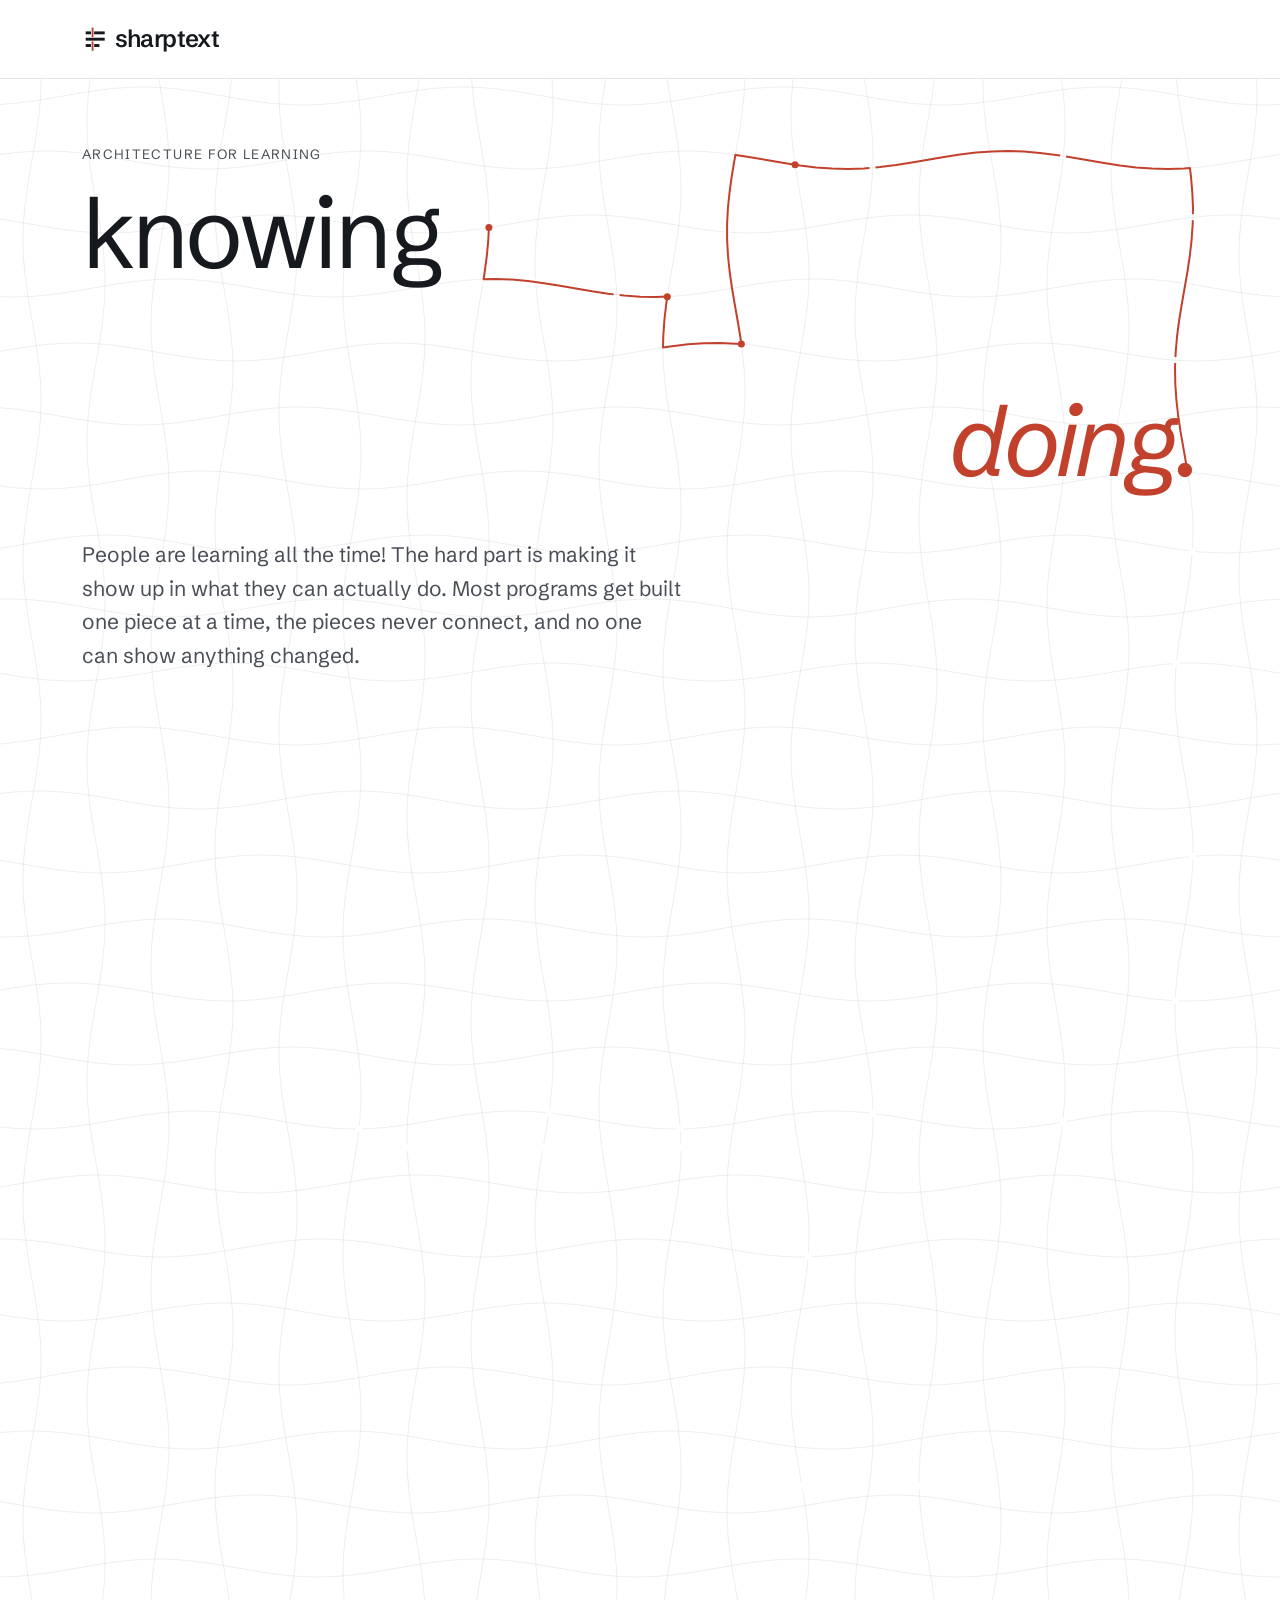
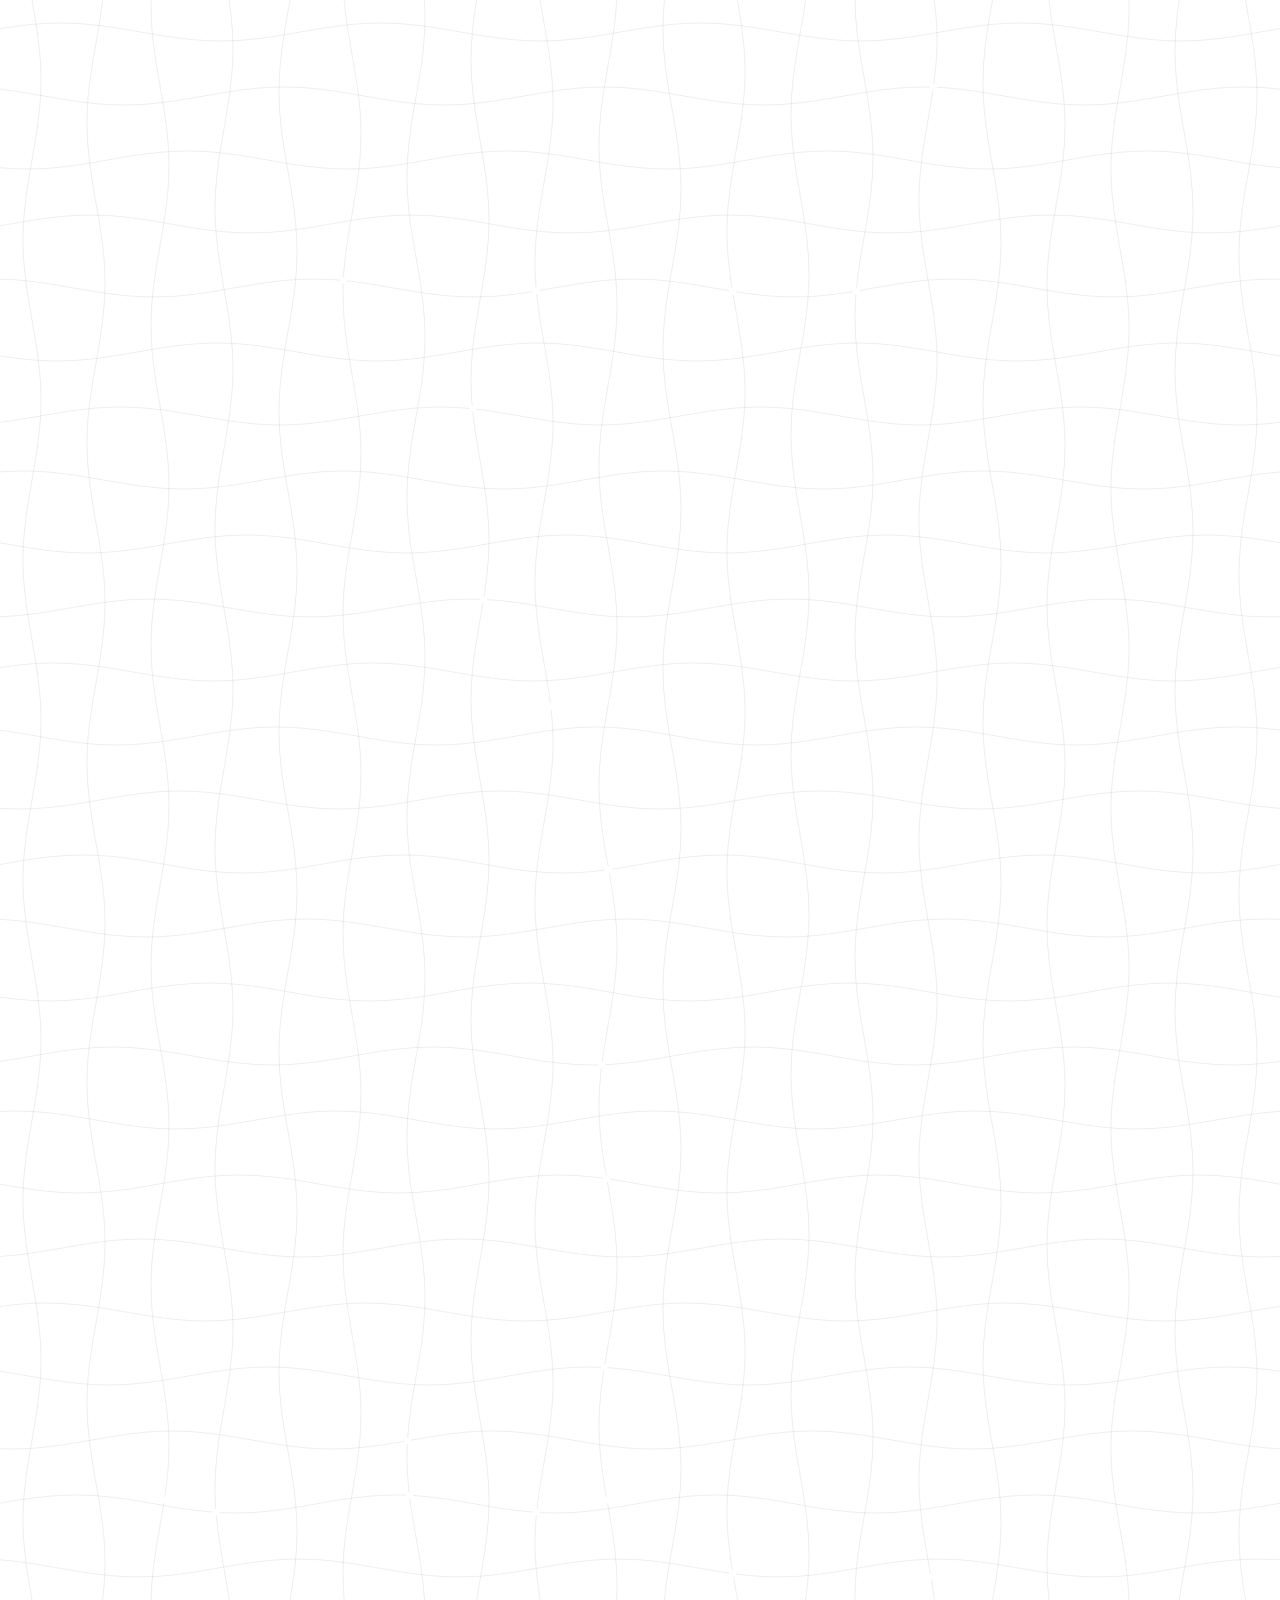
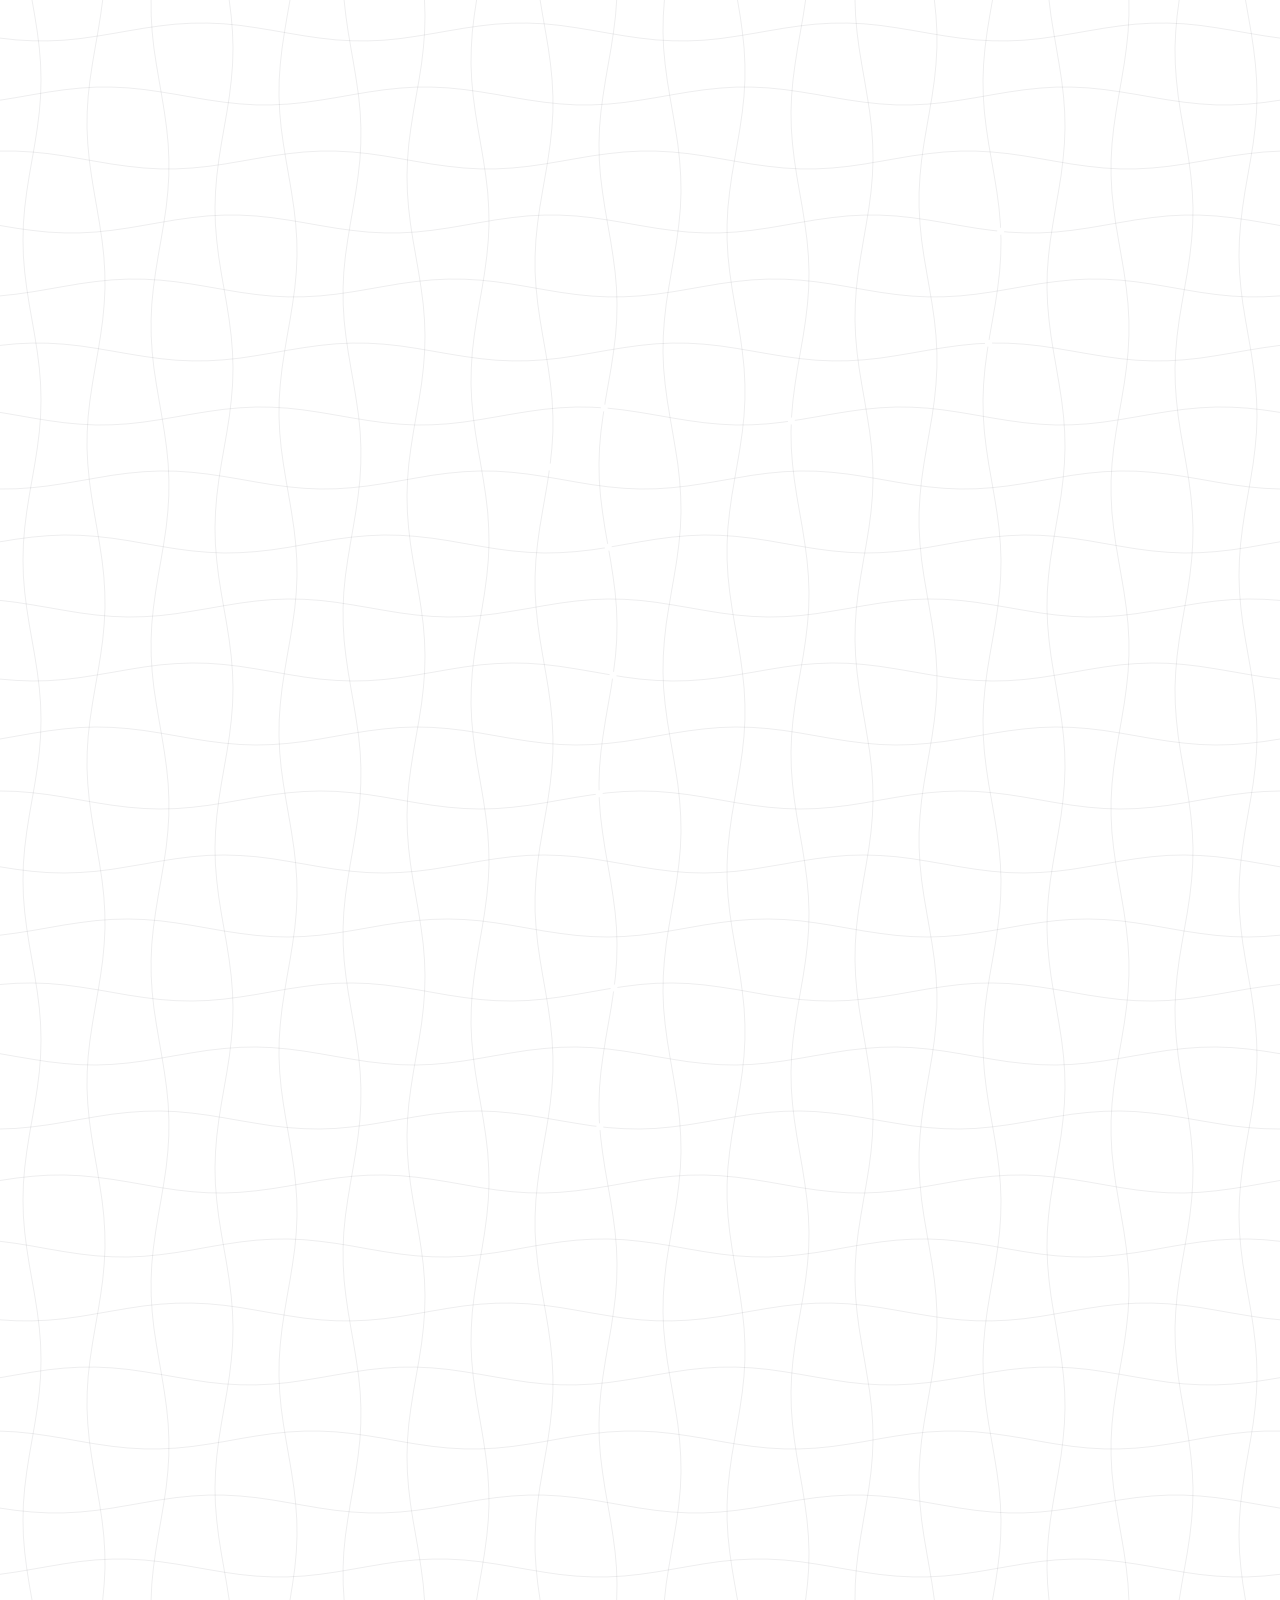
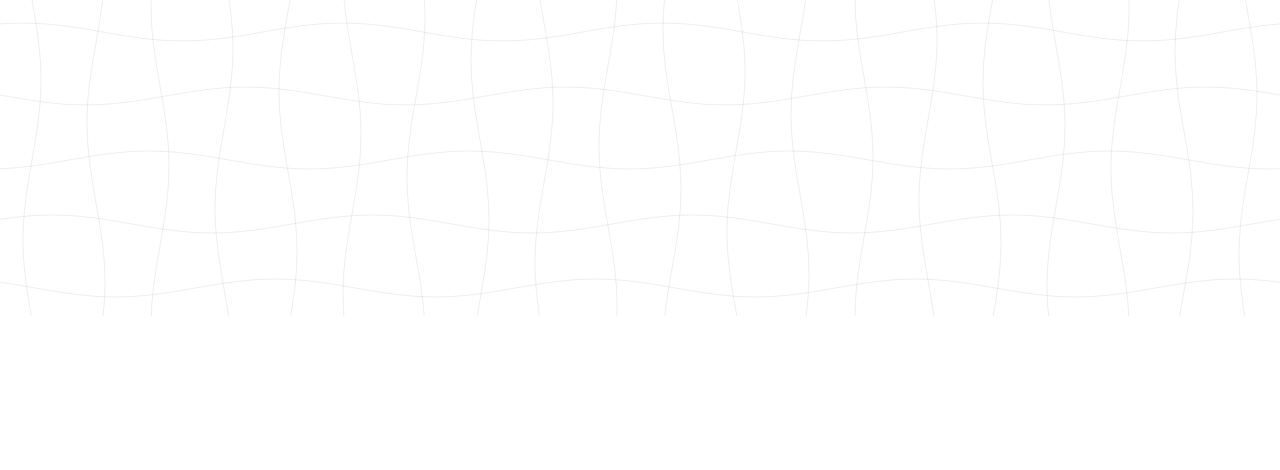
<file: index.html>
<!DOCTYPE html>
<html lang="en">
<head>
<meta charset="UTF-8">
<meta name="viewport" content="width=device-width, initial-scale=1.0">
<title>Sharptext: Architecture for learning</title>
<meta name="description" content="Sharptext is a learning architecture consultancy. We design how learning is structured and connected so it shows up in what people can actually do, with the evidence to prove it.">
<meta name="author" content="Sharptext">
<meta name="robots" content="index, follow">
<meta name="theme-color" content="#16191D">
<link rel="canonical" href="https://sharptext.org/">
    <!-- Google tag (gtag.js) -->
    <script async src="https://www.googletagmanager.com/gtag/js?id=G-4YLD39527L"></script>
    <script>
      window.dataLayer = window.dataLayer || [];
      function gtag(){dataLayer.push(arguments);}
      gtag('js', new Date());

      // Don't count page views from inside the intro comparison page (intro-lab.html)
      if (window.top === window.self) gtag('config', 'G-4YLD39527L');
    </script>

<!-- Icons & manifest -->
<link rel="icon" href="favicon.ico" sizes="32x32">
<link rel="icon" href="favicon.svg" type="image/svg+xml">
<link rel="apple-touch-icon" href="apple-touch-icon.png">
<link rel="manifest" href="site.webmanifest">

<!-- Social sharing (Open Graph + Twitter) -->
<meta property="og:title" content="Sharptext: Architecture for learning">
<meta property="og:description" content="We design how learning connects so it shows up in what people can do, with the evidence to prove it.">
<meta property="og:type" content="website">
<meta property="og:url" content="https://sharptext.org/">
<meta property="og:site_name" content="Sharptext">
<meta property="og:locale" content="en">
<meta property="og:image" content="https://sharptext.org/og-image.png">
<meta property="og:image:width" content="1200">
<meta property="og:image:height" content="630">
<meta property="og:image:alt" content="The Sharptext logo: three lines of text with a red thread woven through them, next to the word sharptext.">
<meta name="twitter:card" content="summary_large_image">
<meta name="twitter:title" content="Sharptext: Architecture for learning">
<meta name="twitter:description" content="We design how learning connects so it shows up in what people can do, with the evidence to prove it.">
<meta name="twitter:image" content="https://sharptext.org/og-image.png">
<meta name="twitter:image:alt" content="The Sharptext logo: three lines of text with a red thread woven through them, next to the word sharptext.">

<!-- Fonts: preconnect first, then the stylesheet. Edit the families below to change type. -->
<link rel="preconnect" href="https://fonts.googleapis.com">
<link rel="preconnect" href="https://fonts.gstatic.com" crossorigin>
<link href="https://fonts.googleapis.com/css2?family=Schibsted+Grotesk:ital,wght@0,400;0,600;1,400&display=swap" rel="stylesheet">

<!-- Logo component (<st-logo>) -->
<link rel="stylesheet" href="assets/brand/st-logo.css">
<script src="assets/brand/st-logo.js" defer></script>

<!-- Intro animation and woven background.
     Decides before first paint whether the intro plays (once per session) and which variant.
     DEFAULT_VARIANT is what visitors get: loom | warp | net-h | net-v, or 'random' to
     split visitors across all of them. ?intro=<variant> forces one. -->
<link rel="stylesheet" href="assets/brand/st-intro.css">
<script>
  (function () {
    var DEFAULT_VARIANT = 'net-h';
    var VARIANTS = ['loom', 'warp', 'net-h', 'net-v'];
    try {
      var d = document.documentElement, m = /[?&]intro(?:=([a-z-]+))?(?:&|$)/.exec(location.search);
      var seen = false, v = null;
      try { seen = !!sessionStorage.getItem('st-intro-seen'); v = sessionStorage.getItem('st-intro-variant'); } catch (e) {}
      var asked = m && m[1];
      if (asked === 'net') asked = 'net-h';
      if (asked && VARIANTS.indexOf(asked) > -1) v = asked;
      else if (m || !v) v = (asked === 'random') ? 'random' : DEFAULT_VARIANT;
      if (v === 'random') v = VARIANTS[Math.floor(Math.random() * VARIANTS.length)];
      if (VARIANTS.indexOf(v) < 0) v = DEFAULT_VARIANT;
      window.stIntroVariant = v;
      try { sessionStorage.setItem('st-intro-variant', v); } catch (e) {}
      var calm = window.matchMedia && matchMedia('(prefers-reduced-motion: reduce)').matches;
      // Hold the rest of the page back so the opening screen has the stage to itself
      // (released by the script at the end of the page; a safety net releases it anyway).
      if (!calm && !location.hash) {
        d.classList.add('st-hold-rest');
        setTimeout(function () { d.classList.remove('st-hold-rest'); }, 20000);
      }
      if (m || (!seen && !calm && !location.hash)) {
        d.classList.add('st-intro');
        // Safety net: if the intro script never starts, show the site anyway.
        setTimeout(function () {
          if (window.stIntroStarted) return;
          d.classList.remove('st-intro');
          document.dispatchEvent(new Event('st-intro-done'));
        }, 3000);
      }
    } catch (e) {}
  })();
</script>
<script src="assets/brand/st-loom.js" defer></script>
<script src="assets/brand/st-intro.js" defer></script>

<!-- Structured data: helps search engines understand who Sharptext is -->
<script type="application/ld+json">
{
  "@context": "https://schema.org",
  "@type": "ProfessionalService",
  "name": "Sharptext",
  "logo": "https://sharptext.org/icon-512.png",
  "description": "Learning architecture consultancy. We design how learning is structured and connected so it shows up in what people can actually do, with the evidence to prove it.",
  "url": "https://sharptext.org/",
  "email": "learning@sharptext.org",
  "founder": { "@type": "Person", "name": "Lucian Cosinschi", "sameAs": "https://www.linkedin.com/in/cosinschi/" },
  "areaServed": "Worldwide",
  "knowsAbout": ["Learning architecture", "Corporate L&D", "Higher education", "EdTech"]
}
</script>

<style>
  /* ---------- Brand tokens (Sharptext identity) ---------- */
  :root {
    --st-ink: #16191D;            /* text and dark surfaces */
    --st-paper: #FFFFFF;          /* page background */
    --st-paper-warm: #F5F4F0;     /* alternate sections, text on dark */
    --st-thread: #C2412D;         /* the single accent: 5.1:1 on paper, 4.7:1 on paper-warm */
    --st-thread-on-dark: #EE6A52; /* accent on dark surfaces: 5.7:1 on ink */
    --st-muted: #4A4F57;          /* secondary text: 8.2:1 on paper */

    /* Derived neutrals (not part of the brand palette, used for structure only) */
    --st-line: #E4E3DE;           /* hairline */
    --st-line-strong: #CFCEC8;    /* stronger hairline */
    --st-node: #A9ACB1;           /* inactive diagram nodes */
    --st-on-dark-muted: #A3A7AE;  /* secondary text on ink: 7.3:1 */
    --st-on-dark-line: #343940;   /* hairlines on ink */

    --st-font-display: 'Schibsted Grotesk', 'Helvetica Neue', Arial, sans-serif;
    --st-font-body: 'Schibsted Grotesk', 'Helvetica Neue', Arial, sans-serif;

    --max: 1180px;
  }

  * { box-sizing: border-box; }
  html { scroll-behavior: smooth; }

  /* Visible focus for keyboard users: the thread as a focus ring */
  a:focus-visible, button:focus-visible, input:focus-visible, textarea:focus-visible {
    outline: 2px solid var(--st-thread);
    outline-offset: 3px;
    border-radius: 2px;
  }
  .contact a:focus-visible, .contact button:focus-visible, .contact input:focus-visible, .contact textarea:focus-visible,
  footer.site a:focus-visible { outline-color: var(--st-thread-on-dark); }

  /* Skip link for screen-reader / keyboard users */
  .skip {
    position: absolute; left: 12px; top: -60px; z-index: 100;
    background: var(--st-ink); color: var(--st-paper);
    padding: 10px 16px; border-radius: 4px;
    font-family: var(--st-font-display); font-size: 13px;
    transition: top .2s;
  }
  .skip:focus { top: 12px; color: var(--st-paper); }

  body {
    margin: 0;
    background: var(--st-paper);
    color: var(--st-ink);
    font-family: var(--st-font-body);
    font-size: 18px;
    line-height: 1.6;
    -webkit-font-smoothing: antialiased;
    position: relative;
    overflow-x: hidden;
  }

  .wrap { max-width: var(--max); margin: 0 auto; padding: 0 32px; position: relative; z-index: 1; }

  h1, h2, h3 {
    font-family: var(--st-font-display);
    font-weight: 400;
    line-height: 1.06;
    letter-spacing: -0.022em;
    color: var(--st-ink);
    text-wrap: balance;
  }
  p { color: var(--st-muted); text-wrap: pretty; }
  a { color: var(--st-ink); text-decoration: none; transition: color .18s; }
  em { font-style: italic; }

  .mono {
    font-family: var(--st-font-display);
    font-size: 13.5px;
    letter-spacing: 0.1em;
    text-transform: uppercase;
    color: var(--st-muted);
  }

  .index { margin: 0 0 26px; }

  section { padding: 104px 0; position: relative; }
  section.follow-on { padding-top: 80px; }    /* continues the previous section's argument */
  section.logos { padding: 76px 0; }          /* a short strip, not a chapter */
  section.contact { padding: 132px 0 120px; } /* the close: more room around it */
  section + section { border-top: 1px solid var(--st-line); }

  /* ---------- Header ---------- */
  header.site {
    position: sticky; top: 0; z-index: 20;
    background: rgba(255,255,255,0.96);
    border-bottom: 1px solid var(--st-line);
  }
  header.site .wrap { display: flex; align-items: center; justify-content: space-between; padding-top: 18px; padding-bottom: 18px; }
  .brand { display: inline-flex; align-items: center; }
  .brand .st-logo { font-size: 24px; }
  .nav-cta { font-family: var(--st-font-display); font-weight: 600; font-size: 13.5px; letter-spacing: 0.08em; text-transform: uppercase; border: 1px solid var(--st-ink); padding: 9px 16px; border-radius: 2px; color: var(--st-ink); transition: .2s; }
  .nav-cta:hover { background: var(--st-ink); color: var(--st-paper); }

  /* ---------- Buttons ---------- */
  .btn {
    display: inline-flex; align-items: center; gap: 12px;
    background: var(--st-ink); color: var(--st-paper);
    font-family: var(--st-font-display); font-weight: 600;
    font-size: 15px; letter-spacing: 0.01em;
    padding: 17px 28px; border: none; border-radius: 2px;
    cursor: pointer; transition: background .18s, color .18s, transform .18s;
  }
  .btn:hover { background: var(--st-thread); color: var(--st-paper); transform: translateY(-1px); }
  .btn .arr { font-family: var(--st-font-display); }

  /* ---------- Hero ---------- */
  .hero { padding: 52px 0 90px; }
  .hero h1 { font-size: clamp(52px, 7.6vw, 106px); font-weight: 400; letter-spacing: -0.035em; line-height: 1.02; margin: 18px 0 30px; }
  /* "knowing" top left, "doing." lower right: the red thread runs between them */
  .kd-k, .kd-d { display: block; width: fit-content; }
  .kd-d { margin-left: auto; margin-top: clamp(72px, 14vh, 160px); font-style: italic; color: var(--st-thread); }
  @media (max-width: 760px) {
    .hero { padding-top: 30px; }
    .kd-d { margin-top: clamp(140px, 21vh, 190px); }
    .hero .lede { font-size: 17px; line-height: 1.55; }
  }
  .sr-only { position: absolute; width: 1px; height: 1px; padding: 0; margin: -1px; overflow: hidden; clip: rect(0 0 0 0); white-space: nowrap; border: 0; }
  .hero .lede { font-size: clamp(18px, 2vw, 21px); max-width: 600px; margin: 0 0 18px; }
  .hero .rt-line { font-family: var(--st-font-display); font-weight: 600; font-size: clamp(23px, 2.6vw, 31px); line-height: 1.25; letter-spacing: -0.012em; color: var(--st-ink); margin: 6px 0 0; }
  .rt-line .thread-word {
    color: var(--st-thread);
    background: linear-gradient(var(--st-thread), var(--st-thread)) no-repeat 0 100% / 0% 2px;
    padding-bottom: 3px;
    transition: background-size 1s cubic-bezier(.3,.7,.2,1) .5s;
  }
  .rt-line.shown .thread-word { background-size: 100% 2px; }

  /* Revealed by scrolling: the closing line of the hero, then the header's call to action */
  .js .on-scroll { opacity: 0; transform: translateY(8px); visibility: hidden; transition: opacity .7s ease, transform .7s ease, visibility 0s linear .7s; }
  html.st-hold-rest main > section:not(.hero),
  html.st-hold-rest footer.site { opacity: 0; }
  main > section:not(.hero), footer.site { transition: opacity 1.1s ease; }
  .js .on-scroll.shown { opacity: 1; transform: none; visibility: visible; transition: opacity .7s ease, transform .7s ease, visibility 0s; }
  @media (prefers-reduced-motion: reduce) { .js .on-scroll { transition: none; } }

  /* The woven background (assets/brand/st-loom.js): a static layer of faint lines, and the
     red thread on a layer of its own that is redrawn as the page scrolls */
  #st-loom, #st-thread { position: absolute; left: 0; top: 0; z-index: 0; pointer-events: none; overflow: visible; }
  #st-thread { will-change: transform; }
  #st-loom .stl-lines path { fill: none; stroke: rgba(22,25,29,0.07); stroke-width: 1; }
  #st-thread .stl-thread { fill: none; stroke: var(--st-thread); stroke-width: 2; stroke-linejoin: round; }
  #st-thread .stl-stop { fill: #C9CBCF; transition: fill .3s ease; }
  #st-thread .stl-stop.on { fill: var(--st-thread); }
  #st-thread .stl-tip { fill: var(--st-thread); }
  /* Key words the thread runs under; they take its colour as it reaches them */
  .thread-mark { white-space: nowrap; transition: color .5s ease; }
  .thread-mark.lit { color: var(--st-thread); }
  html.st-measuring .reveal { transform: none !important; transition: none !important; }
  @media print { #st-loom, #st-thread { display: none; } }

  /* ---------- Lead-in prose ---------- */
  .lead-in { max-width: 760px; }
  .lead-in h2 { font-size: clamp(32px, 4.3vw, 52px); font-weight: 400; margin: 0 0 28px; }
  .lead-in p { font-size: 19px; margin: 0 0 22px; max-width: 680px; }
  .panel { background: var(--st-paper-warm); }

  /* ---------- Audience cards ---------- */
  .cards { display: grid; grid-template-columns: repeat(3, 1fr); gap: 0; margin-top: 52px; border: 1px solid var(--st-line-strong); }
  .card { padding: 38px 30px; border-right: 1px solid var(--st-line-strong); transition: background .2s; }
  .card:last-child { border-right: none; }
  .card:hover { background: var(--st-paper); }
  .card .ci { color: var(--st-ink); font-weight: 600; letter-spacing: 0.04em; }
  .card h3 { font-size: 24px; font-weight: 600; letter-spacing: -0.018em; margin: 14px 0 16px; }
  .card p { font-size: 16px; margin: 0; }

  /* ---------- Tiers progression ---------- */
  .tiers { margin-top: 56px; }
  .axis { display: grid; grid-template-columns: repeat(3,1fr); gap: 0; position: relative; }
  .stop { padding: 0 28px 0 0; position: relative; }
  .stop .dot { width: 13px; height: 13px; border-radius: 50%; background: var(--st-paper); border: 1.5px solid var(--st-ink); position: relative; z-index: 2; }
  .stop.free .dot { background: var(--st-thread); border-color: var(--st-thread); }
  .stop .rail { position: absolute; top: 6px; left: 0; right: 0; height: 1px; background: var(--st-line-strong); z-index: 1; }
  .stop:last-child .rail { right: 50%; }
  .stop h3 { font-size: 25px; font-weight: 600; letter-spacing: -0.018em; margin: 26px 0 6px; }
  .stop .meta { font-family: var(--st-font-display); font-size: 13.5px; letter-spacing: 0.08em; color: var(--st-muted); text-transform: uppercase; }
  .stop p { font-size: 16px; margin: 16px 0 0; padding-right: 24px; }

  /* ---------- Logos ---------- */
  .logos { text-align: center; }
  .logos h2 { font-family: var(--st-font-display); font-weight: 400; font-size: clamp(22px,3vw,30px); color: var(--st-ink); max-width: 620px; margin: 0 auto 36px; }
  /* Partner names set in type until real logo files are supplied (see README) */
  .partners { list-style: none; margin: 0 auto; padding: 0; max-width: 860px; display: flex; flex-wrap: wrap; justify-content: center; gap: 14px 44px; }
  .partners li { font-family: var(--st-font-display); font-weight: 600; font-size: clamp(19px, 2.2vw, 23px); letter-spacing: -0.015em; color: var(--st-muted); }

  /* ---------- Contact (dark surface) ---------- */
  .contact { background: var(--st-ink); color: var(--st-paper-warm); border-top: none; }
  .contact .wrap { z-index: 2; }
  .contact .mono { color: var(--st-on-dark-muted); }
  .contact-grid { display: grid; grid-template-columns: 1fr 1fr; gap: 64px; align-items: start; }
  .contact h2 { color: var(--st-paper-warm); font-size: clamp(32px,4.3vw,50px); font-weight: 400; max-width: 520px; }
  .contact .lede { color: var(--st-on-dark-muted); font-size: 19px; max-width: 480px; margin: 22px 0 0; }
  .contact .alt { color: var(--st-on-dark-muted); font-size: 15px; margin-top: 26px; font-family: var(--st-font-display); letter-spacing: 0.01em; }
  .contact .alt a { color: var(--st-paper-warm); border-bottom: 1px solid rgba(245,244,240,0.4); transition: color .18s, border-color .18s; }
  .contact .alt a:hover { color: var(--st-thread-on-dark); border-bottom-color: var(--st-thread-on-dark); }
  form { display: grid; gap: 18px; }
  form label { font-family: var(--st-font-display); font-size: 14.5px; color: var(--st-on-dark-muted); display:block; margin-bottom: 8px; }
  form input, form textarea { width:100%; background: transparent; border:none; border-bottom: 1px solid #4A4F57; color: var(--st-paper); font-family: inherit; font-size: 17px; padding: 8px 2px; transition: border-color .2s; }
  form input:focus, form textarea:focus { outline:none; border-color: var(--st-thread-on-dark); }
  form textarea { resize: vertical; min-height: 70px; }
  .contact form .btn { margin-top: 8px; background: var(--st-paper-warm); color: var(--st-ink); }
  .contact form .btn:hover { background: var(--st-thread-on-dark); color: var(--st-ink); }

  /* ---------- Footer (dark surface) ---------- */
  footer.site { background: var(--st-ink); color: var(--st-on-dark-muted); padding: 40px 0 56px; font-family: var(--st-font-display); font-size: 13.5px; letter-spacing: 0.02em; }
  footer.site .wrap { display:flex; justify-content: space-between; align-items: center; flex-wrap: wrap; gap: 14px 28px; border-top:1px solid var(--st-on-dark-line); padding-top: 28px; }
  footer.site a { color: var(--st-paper-warm); }
  footer.site a:hover { color: var(--st-thread-on-dark); }
  footer.site .foot-brand { display: inline-flex; align-items: center; gap: 18px; }
  footer.site .foot-brand .st-logo { font-size: 20px; }
  footer.site .foot-brand a:hover .st-logo { color: #F5F4F0; } /* the wordmark never takes the thread colour */

  /* ---------- Reveal ---------- */
  .js .reveal { opacity: 0; transform: translateY(18px); transition: opacity .7s ease, transform .7s ease; }
  .js .reveal.in { opacity: 1; transform: none; }
  @media print { .js .reveal { opacity: 1; transform: none; } }

  @media (prefers-reduced-motion: reduce) {
    .edge.draw { animation: none; stroke-dashoffset: 0; }
    .pulse { animation: none; opacity: .8; }
    .reveal, .js .reveal { opacity: 1; transform: none; transition: none; }
  }

  /* ---------- Responsive ---------- */
  @media (max-width: 900px) {
    .cards { grid-template-columns: 1fr; }
    .card { border-right: none; border-bottom: 1px solid var(--st-line-strong); }
    .card:last-child { border-bottom: none; }
    .axis { grid-template-columns: 1fr; gap: 38px; }
    .stop .rail { display: none; }
    .contact-grid { grid-template-columns: 1fr; gap: 40px; }
  }
  @media (max-width: 760px) {
    .wrap { padding: 0 22px; }
    section { padding: 76px 0; }
    section.follow-on { padding-top: 60px; }
    section.logos { padding: 60px 0; }
    section.contact { padding: 92px 0 84px; }
    .brand .st-logo { font-size: 19px; }
    .nav-cta { font-size: 12px; letter-spacing: 0.06em; padding: 8px 11px; }
  }
</style>
</head>
<body>
<script>document.documentElement.className += ' js';</script>

<a href="#top" class="skip">Skip to content</a>

<header class="site">
  <div class="wrap">
    <a href="./" class="brand" aria-label="Sharptext home">
      <st-logo class="st-logo"><span class="st-logo__word">sharptext</span></st-logo>
    </a>
    <a href="#talk" class="nav-cta on-scroll" id="cta-top">Book a conversation</a>
  </div>
</header>

<main id="top">

  <!-- HERO -->
  <section class="hero">
    <div class="wrap">
      <p class="mono">Architecture&nbsp;for&nbsp;learning</p>
      <h1 class="kd"><span class="sr-only">From </span><span class="kd-k" id="kd-knowing">knowing</span><span class="sr-only"> to </span><span class="kd-d" id="kd-doing">doing<span id="kd-dot">.</span></span></h1>
      <p class="lede">People are learning all the time! The hard part is making it show up in what they can actually do. Most programs get built one piece at a time, the pieces never connect, and no one can show anything changed.</p>
      <p class="lede rt-line on-scroll" id="red-thread-line">That's the <span class="thread-word">red thread</span> we design for.</p>
    </div>
  </section>

  <!-- THE PROBLEM -->
  <section class="panel">
    <div class="wrap lead-in">
      <h2>The problem isn't the teaching, delivery or content. It's that the <span class="thread-mark">pieces don't connect.</span></h2>
      <p>Organizations and institutions spend enormous resources on learning that never shows up where it counts. People go through the program, understand the idea, and then very little changes in what they can actually do.</p>
      <p>Learning gets built one piece at a time, by different people, for different reasons, and the pieces don't line up. What someone learns on Monday isn't reinforced by their manager, their tools, their other courses, or the way the work is structured, so it fades. And almost no one can show, with evidence, that any of it changed what people can do.</p>
      <p>So it's really two problems: the pieces don't connect, and <span class="thread-mark">no one can prove</span> they worked. Most teams treat both as something to sort out after the learning is already built.</p>
    </div>
  </section>

  <!-- THE APPROACH -->
  <section class="follow-on">
    <div class="wrap lead-in">
      <h2>What is learning architecture</h2>
      <p>Learning architecture is the deliberate design of how learning is structured and <span class="thread-mark">connected</span> in context, so the pieces build on each other, line up with real goals, and show up in what people can actually <em>do</em>. It starts from a different question. Not "what should people know?" but "what do we need people to be able to do, and what has to be true for that to happen?"</p>
      <p>That means designing across the things a single course can't control: whether people are motivated, what the people and systems around them reward or push back on, whether the work or the curriculum leaves room for the new way of doing things, and what gets measured, since what isn't measured rarely gets defended. It also means knowing where the old habits are anchored, and what it takes to shift them.</p>
      <p>Get those right and the learning has somewhere to land, and you can show it landed. It's closer to strategy and systems design than to building a course. The goal is a real, <span class="thread-mark">visible change</span> in what people can do.</p>
    </div>
  </section>

  <!-- AUDIENCES -->
  <section class="panel">
    <div class="wrap">
      <p class="mono index">Who this is for</p>
      <div class="lead-in"><h2>Three kinds of people keep finding their way here.</h2></div>
      <div class="cards">
        <div class="card">
          <span class="mono ci">A</span>
          <h3>Corporate L&amp;D</h3>
          <p>Heads of learning and capability who want a seat at the strategic table are tired of reporting completions that prove nothing. The pressure now is to show that training moves performance, and the business numbers tied to it. We connect what people learn to the capabilities the work actually demands, so it shows up <span class="thread-mark">on the job</span>: in retention, leadership and productivity.</p>
        </div>
        <div class="card">
          <span class="mono ci">B</span>
          <h3>EdTech Founders &amp; Investors</h3>
          <p>Founders and the investors behind them, facing buyers who now want evidence of efficacy. Your dashboard may show usage, and that's a good first step; it doesn't prove learning happened. We build the layer that links what learners do to outcomes for users and customers you can <span class="thread-mark">measure and defend</span> at renewal. This evidence turns adoption into proof the product works, at scale.</p>
        </div>
        <div class="card">
          <span class="mono ci">C</span>
          <h3>Universities &amp; Education leaders</h3>
          <p>Provosts, deans, and faculty for whom keeping students now matters as much as recruiting them. Students disengage when a degree feels like a pile of disconnected credits with no through-line and no hopes of future application. We help design the coherence that links courses and experiences into real outcomes, the kind that support persistence, completion, and a degree that demonstrably <span class="thread-mark">leads somewhere</span> - growth for the student and success for the institution.</p>
        </div>
      </div>
    </div>
  </section>

  <!-- TIERS -->
  <section>
    <div class="wrap">
      <p class="mono index">How we work</p>
      <div class="lead-in"><h2>Three ways in, depending on how far you want to go.</h2><p>Most people start small. The first conversation <span class="thread-mark">costs nothing</span> and is useful on its own.</p></div>
      <div class="tiers">
        <div class="axis">
          <div class="stop free">
            <div class="rail"></div><div class="dot"></div>
            <h3>Architecture Scan</h3>
            <div class="meta">Free diagnostic</div>
            <p>A focused read on where your learning breaks down, where it gets built but never shows up in what people can do. You'll come away knowing what that's costing you, whether or not we work together afterward.</p>
          </div>
          <div class="stop">
            <div class="rail"></div><div class="dot"></div>
            <h3>Architecture Sprint</h3>
            <div class="meta">4 to 8 weeks</div>
            <p>A focused redesign of one program or course. We rebuild it so the pieces connect and the results are something you can run, measure, and defend.</p>
          </div>
          <div class="stop">
            <div class="rail"></div><div class="dot"></div>
            <h3>Architecture Partnership</h3>
            <div class="meta">3 to 12 months</div>
            <p>A deeper engagement to rebuild how learning works across the board: the design, the structure that connects it, and the evidence that proves it worked.</p>
          </div>
        </div>
      </div>
    </div>
  </section>

  <!-- LOGOS -->
  <section class="panel logos">
    <div class="wrap">
      <h2>Partnered with these people to advance learning</h2>
      <ul class="partners">
        <li>Zayed University</li>
        <li>Minerva Project</li>
        <li>EDU</li>
        <li>MindCET</li>
        <li>DOHE</li>
        <li>OCX</li>
      </ul>
    </div>
  </section>

  <!-- CONTACT -->
  <section class="contact" id="talk">
    <div class="wrap">
      <div class="contact-grid">
        <div>
          <h2>Let's talk about what your learning is meant to do.</h2>
          <p class="lede">Book a Learning Architecture Conversation: a short, no-pitch call to find where your learning stops short of changing what people can do, and whether there's a fit.</p>
          <p class="alt">Prefer email? <a href="mailto:Learning@sharptext.org">Learning@sharptext.org</a></p>
        </div>
        <div>
          <!-- FORMSPREE: replace YOUR_FORM_ID with the ID from your Formspree form (see README) -->
          <form action="https://formspree.io/f/xjgdvzky" method="POST">
            <div><label for="name">Name</label><input type="text" id="name" name="name" required></div>
            <div><label for="email">Email</label><input type="email" id="email" name="email" required></div>
            <div><label for="org">Organization</label><input type="text" id="org" name="organization"></div>
            <div><label for="message">What's the learning meant to change?</label><textarea id="message" name="message"></textarea></div>
            <input type="hidden" name="_subject" value="Learning Architecture Conversation: new enquiry">
            <button type="submit" class="btn">Send <span class="arr">&rarr;</span></button>
          </form>
        </div>
      </div>
    </div>
  </section>

</main>

<footer class="site">
  <div class="wrap">
    <span class="foot-brand">
      <a href="./" aria-label="Sharptext home"><st-logo class="st-logo st-logo--dark"><span class="st-logo__word">sharptext</span></st-logo></a>
      <span>Learning architecture</span>
    </span>
    <span><a href="https://www.linkedin.com/in/cosinschi/" target="_blank" rel="noopener">LinkedIn</a></span>
    <span><a href="mailto:learning@sharptext.org">learning@sharptext.org</a></span>
    <span>© 2026 Sharptext</span>
  </div>
</footer>

<script>
  // Fade sections in on scroll. Content is visible by default: it is only hidden
  // when the observer exists to show it again, and everything shows for printing.
  if ('IntersectionObserver' in window) {
    const showAll = () => document.querySelectorAll('.reveal').forEach(el => el.classList.add('in'));
    const obs = new IntersectionObserver((entries) => {
      entries.forEach(e => { if (e.isIntersecting) { e.target.classList.add('in'); obs.unobserve(e.target); } });
    }, { threshold: 0.12 });
    document.querySelectorAll('section .wrap > *').forEach((el) => {
      if (el.closest('.hero')) return;
      el.classList.add('reveal');
      obs.observe(el);
    });
    window.addEventListener('beforeprint', showAll);
  }

  // After the intro (or on arrival), a pause, then the hero's closing line appears on its own.
  // The "Book a conversation" button beside the logo appears only on a later scroll.
  // Keyboard users get both as soon as they press Tab.
  (function () {
    const line = document.getElementById('red-thread-line');
    const cta = document.getElementById('cta-top');
    if (!line || !cta) return;
    let lineShown = false, shownAt = 0, shownY = 0;
    const show = (el) => el.classList.add('shown');
    // The rest of the page appears 3 seconds after the closing line, or as soon as the visitor scrolls.
    const releaseRest = () => document.documentElement.classList.remove('st-hold-rest');
    function showLine() {
      if (lineShown) return;
      lineShown = true; shownAt = performance.now(); shownY = window.scrollY;
      show(line);
      setTimeout(releaseRest, 3000);
      window.addEventListener('scroll', onScroll, { passive: true });
    }
    window.addEventListener('scroll', function () {
      if (window.scrollY > 10 && !document.documentElement.classList.contains('st-intro')) releaseRest();
    }, { passive: true });
    function onScroll() {
      if (performance.now() - shownAt > 900 && Math.abs(window.scrollY - shownY) > 40) {
        show(cta);
        window.removeEventListener('scroll', onScroll);
      }
    }
    const PAUSE = 1600;
    if (window.matchMedia('(prefers-reduced-motion: reduce)').matches) { show(line); show(cta); releaseRest(); return; }
    if (document.documentElement.classList.contains('st-intro')) {
      document.addEventListener('st-intro-done', () => setTimeout(showLine, PAUSE), { once: true });
    } else {
      setTimeout(showLine, PAUSE);
    }
    window.addEventListener('keydown', function (e) { if (e.key === 'Tab') { show(line); show(cta); releaseRest(); } });
    cta.addEventListener('focus', function () { show(line); show(cta); });
  })();
</script>

</body>
</html>
</file>
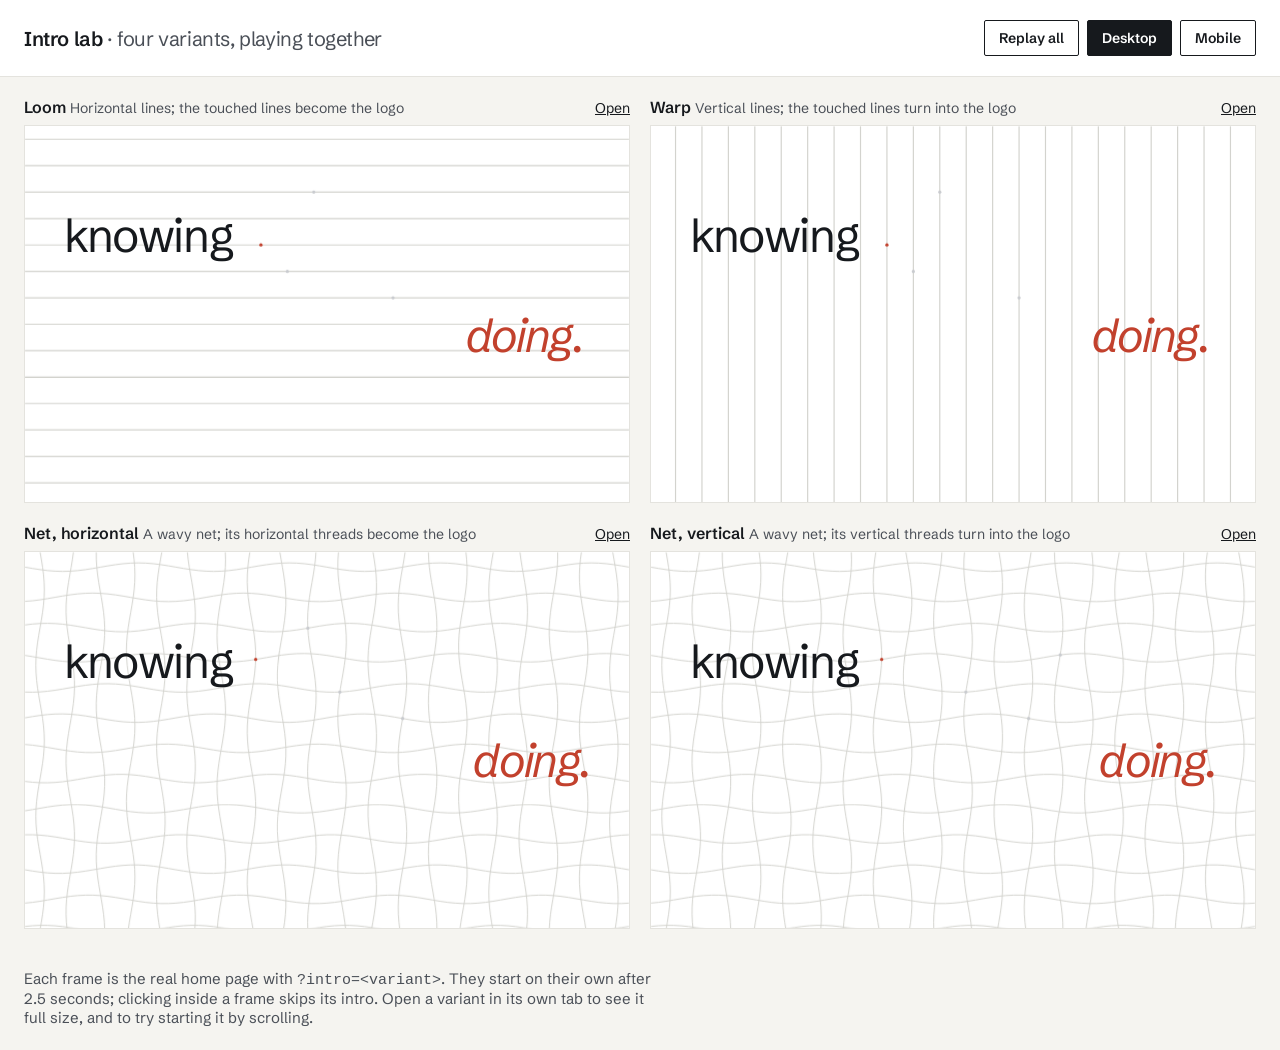
<file: intro-lab.html>
<!DOCTYPE html>
<html lang="en">
<head>
<meta charset="UTF-8">
<meta name="viewport" content="width=device-width, initial-scale=1.0">
<title>Intro lab — Sharptext</title>
<meta name="robots" content="noindex, nofollow">
<link rel="icon" href="favicon.svg" type="image/svg+xml">
<link rel="preconnect" href="https://fonts.googleapis.com">
<link rel="preconnect" href="https://fonts.gstatic.com" crossorigin>
<link href="https://fonts.googleapis.com/css2?family=Schibsted+Grotesk:wght@400;600&display=swap" rel="stylesheet">
<style>
  /* A private page for comparing the intro variants side by side. Not linked from the site. */
  :root { --st-ink:#16191D; --st-paper:#FFFFFF; --st-paper-warm:#F5F4F0; --st-thread:#C2412D; --st-muted:#4A4F57; --st-line:#E4E3DE; }
  * { box-sizing: border-box; }
  body { margin: 0; background: var(--st-paper-warm); color: var(--st-ink); font-family: 'Schibsted Grotesk', 'Helvetica Neue', Arial, sans-serif; }
  header { display: flex; flex-wrap: wrap; align-items: center; justify-content: space-between; gap: 12px 24px; padding: 20px 24px; border-bottom: 1px solid var(--st-line); background: var(--st-paper); position: sticky; top: 0; z-index: 2; }
  h1 { font-size: 20px; font-weight: 600; letter-spacing: -0.02em; margin: 0; }
  h1 span { color: var(--st-muted); font-weight: 400; }
  .controls { display: flex; flex-wrap: wrap; gap: 8px; }
  button { font: 600 14px/1 'Schibsted Grotesk', sans-serif; padding: 10px 14px; border: 1px solid var(--st-ink); background: var(--st-paper); color: var(--st-ink); border-radius: 2px; cursor: pointer; }
  button:hover { background: var(--st-ink); color: var(--st-paper); }
  button[aria-pressed="true"] { background: var(--st-ink); color: var(--st-paper); }
  button:focus-visible { outline: 2px solid var(--st-thread); outline-offset: 3px; }
  .grid { display: grid; grid-template-columns: repeat(2, minmax(0, 1fr)); gap: 20px; padding: 20px 24px 40px; }
  .mobile .grid { grid-template-columns: repeat(4, minmax(0, 1fr)); }
  @media (max-width: 760px) { .grid, .mobile .grid { grid-template-columns: 1fr; padding: 16px; } }
  figure { margin: 0; }
  figcaption { display: flex; align-items: baseline; justify-content: space-between; gap: 12px; margin-bottom: 8px; }
  figcaption b { font-size: 16px; font-weight: 600; }
  figcaption small { color: var(--st-muted); font-size: 14px; }
  figcaption a { color: var(--st-ink); font-size: 14px; }
  figcaption a:hover { color: var(--st-thread); }
  .frame { position: relative; overflow: hidden; background: var(--st-paper); border: 1px solid var(--st-line); }
  .frame iframe { position: absolute; left: 0; top: 0; border: 0; transform-origin: 0 0; }
  p.note { margin: 0 24px 24px; color: var(--st-muted); font-size: 15px; max-width: 70ch; }
</style>
</head>
<body>
<header>
  <h1>Intro lab <span>· four variants, playing together</span></h1>
  <div class="controls">
    <button type="button" id="replay">Replay all</button>
    <button type="button" data-device="desktop" aria-pressed="true">Desktop</button>
    <button type="button" data-device="mobile" aria-pressed="false">Mobile</button>
  </div>
</header>

<div class="grid" id="grid"></div>
<p class="note">Each frame is the real home page with <code>?intro=&lt;variant&gt;</code>. They start on their own after 2.5 seconds; clicking inside a frame skips its intro. Open a variant in its own tab to see it full size, and to try starting it by scrolling.</p>

<script>
  var VARIANTS = [
    ['loom', 'Loom', 'Horizontal lines; the touched lines become the logo'],
    ['warp', 'Warp', 'Vertical lines; the touched lines turn into the logo'],
    ['net-h', 'Net, horizontal', 'A wavy net; its horizontal threads become the logo'],
    ['net-v', 'Net, vertical', 'A wavy net; its vertical threads turn into the logo']
  ];
  var DEVICES = { desktop: [1280, 800], mobile: [375, 740] };
  var device = 'desktop';
  var grid = document.getElementById('grid');

  function build() {
    var size = DEVICES[device], stamp = Date.now();
    document.body.classList.toggle('mobile', device === 'mobile');
    grid.innerHTML = '';
    VARIANTS.forEach(function (v) {
      var src = 'index.html?intro=' + v[0] + '&t=' + stamp;
      var fig = document.createElement('figure');
      fig.innerHTML = '<figcaption><span><b>' + v[1] + '</b> <small>' + v[2] + '</small></span>' +
        '<a href="index.html?intro=' + v[0] + '" target="_blank" rel="noopener">Open</a></figcaption>' +
        '<div class="frame"><iframe title="' + v[1] + ' intro" src="' + src + '" width="' + size[0] + '" height="' + size[1] + '"></iframe></div>';
      grid.appendChild(fig);
    });
    fit();
  }
  function fit() {
    var size = DEVICES[device];
    grid.querySelectorAll('.frame').forEach(function (f) {
      var s = f.clientWidth / size[0];
      f.style.height = Math.round(size[1] * s) + 'px';
      f.querySelector('iframe').style.transform = 'scale(' + s + ')';
    });
  }
  document.getElementById('replay').addEventListener('click', build);
  document.querySelectorAll('[data-device]').forEach(function (b) {
    b.addEventListener('click', function () {
      device = b.getAttribute('data-device');
      document.querySelectorAll('[data-device]').forEach(function (x) { x.setAttribute('aria-pressed', x === b); });
      build();
    });
  });
  window.addEventListener('resize', fit);
  build();
</script>
</body>
</html>
</file>
<file: assets/brand/st-logo.css>
/*
  Sharptext logo component styles. Pair with st-logo.js.
  Proportions from the brand spec: symbol height = 1.1 x wordmark font size,
  gap = 0.26 x font size. Set the size with font-size on .st-logo.
  Minimum: wordmark 16px; symbol alone 16px.
*/
.st-logo {
  --st-thread: #C2412D;
  display: inline-flex; align-items: center; gap: 0.26em;
  color: #16191D;
  font-family: 'Schibsted Grotesk', sans-serif;
  font-weight: 600; letter-spacing: -0.026em; line-height: 1;
  font-size: 24px;
  white-space: nowrap;
}
.st-logo__symbol { display: block; width: 1.1em; height: 1.1em; flex: none; }
.st-logo__word { display: block; }

/* Reserve the symbol's space until the component script has run (no layout shift) */
.js st-logo:not(:defined)::before { content: ""; display: block; width: 1.1em; height: 1.1em; flex: none; }

/* Colour versions (primary is the default) */
.st-logo--dark  { color: #F5F4F0; --st-thread: #EE6A52; }
.st-logo--black { color: #000000; --st-thread: #000000; }
.st-logo--white { color: #FFFFFF; --st-thread: #FFFFFF; }
</file>
<file: assets/brand/st-intro.css>
/*
  Intro (driven by st-intro.js). Nothing here applies unless <html> has the class
  st-intro, set in the page head before first paint.

  While it plays, only the loom and the heading's two words ("knowing", "doing")
  are visible: the hero's text block sits above the overlay, with everything in it
  except the heading hidden. The rest of the page fades in at the end.
*/
html.st-intro { overflow: hidden; }
html.st-intro header.site,
html.st-intro footer.site,
html.st-intro main > section:not(.hero),
html.st-intro .hero .mono,
html.st-intro .hero .lede { opacity: 0; }
html.st-intro .brand { visibility: hidden; }
html.st-intro .hero .wrap { z-index: 1001; }          /* the two words stay above the overlay */
html.st-intro .hero h1 { transition: opacity .7s ease; }
html.st-intro.st-intro-dim .hero h1 { opacity: .06; } /* while the logo forms in the middle */

html.st-intro.st-intro-reveal header.site,
html.st-intro.st-intro-reveal .hero .lede:not(.on-scroll) { opacity: 1; transition: opacity .9s ease .15s; }

#st-intro {
  position: fixed; inset: 0; z-index: 1000;
  background-color: rgba(255,255,255,1);
  transition: background-color .9s ease;
}
#st-intro.sti-fly { background-color: rgba(255,255,255,0); pointer-events: none; }

.sti-svg { position: absolute; left: 0; top: 0; overflow: visible; }
.sti-weave { transition: opacity .7s ease; }
#st-intro.sti-dim .sti-weave { opacity: .07; }
#st-intro.sti-fly .sti-weave { opacity: 1; }
#st-intro.sti-fly .sti-field { opacity: 0; transition: opacity .9s ease .1s; }   /* the page's own loom takes over */
.sti-trail { fill: none; stroke: #C2412D; stroke-linejoin: round; stroke-linecap: butt; }
.sti-dot { fill: #C2412D; }
.sti-node { fill: #C9CBCF; opacity: 0; transition: opacity .6s ease, fill .3s ease; }
.sti-node.sti-on { fill: #C2412D; }
#st-intro.sti-ready .sti-node { opacity: 1; }

/* The logo that forms in the middle of the screen, and "Architecture for learning" beneath it */
.sti-lockup { position: absolute; left: 0; top: 0; }
.sti-lockup .st-logo { font-size: clamp(52px, 8vw, 100px); transform-origin: 0 0; }
.sti-lockup .st-logo__symbol { opacity: 0; }
#st-intro.sti-symbol .sti-lockup .st-logo__symbol { opacity: 1; }
.sti-lockup .st-logo__word { opacity: 0; transform: translateX(-.15em); transition: opacity .7s ease, transform .9s cubic-bezier(.2,.7,.2,1); }
#st-intro.sti-word .sti-lockup .st-logo__word { opacity: 1; transform: none; }
#st-intro.sti-fly .sti-lockup .st-logo { transition: transform 1s cubic-bezier(.65,0,.25,1); }

.sti-eyebrow {
  position: absolute; left: 0; top: 0; margin: 0;
  font-family: 'Schibsted Grotesk', 'Helvetica Neue', Arial, sans-serif;
  font-size: 13.5px; letter-spacing: .1em; text-transform: uppercase; color: #4A4F57; white-space: nowrap;
  opacity: 0; transition: opacity .8s ease; transform-origin: 0 0;
}
#st-intro.sti-eyebrow-in .sti-eyebrow { opacity: 1; }
#st-intro.sti-fly .sti-eyebrow { transition: transform 1s cubic-bezier(.65,0,.25,1); }
</file>
